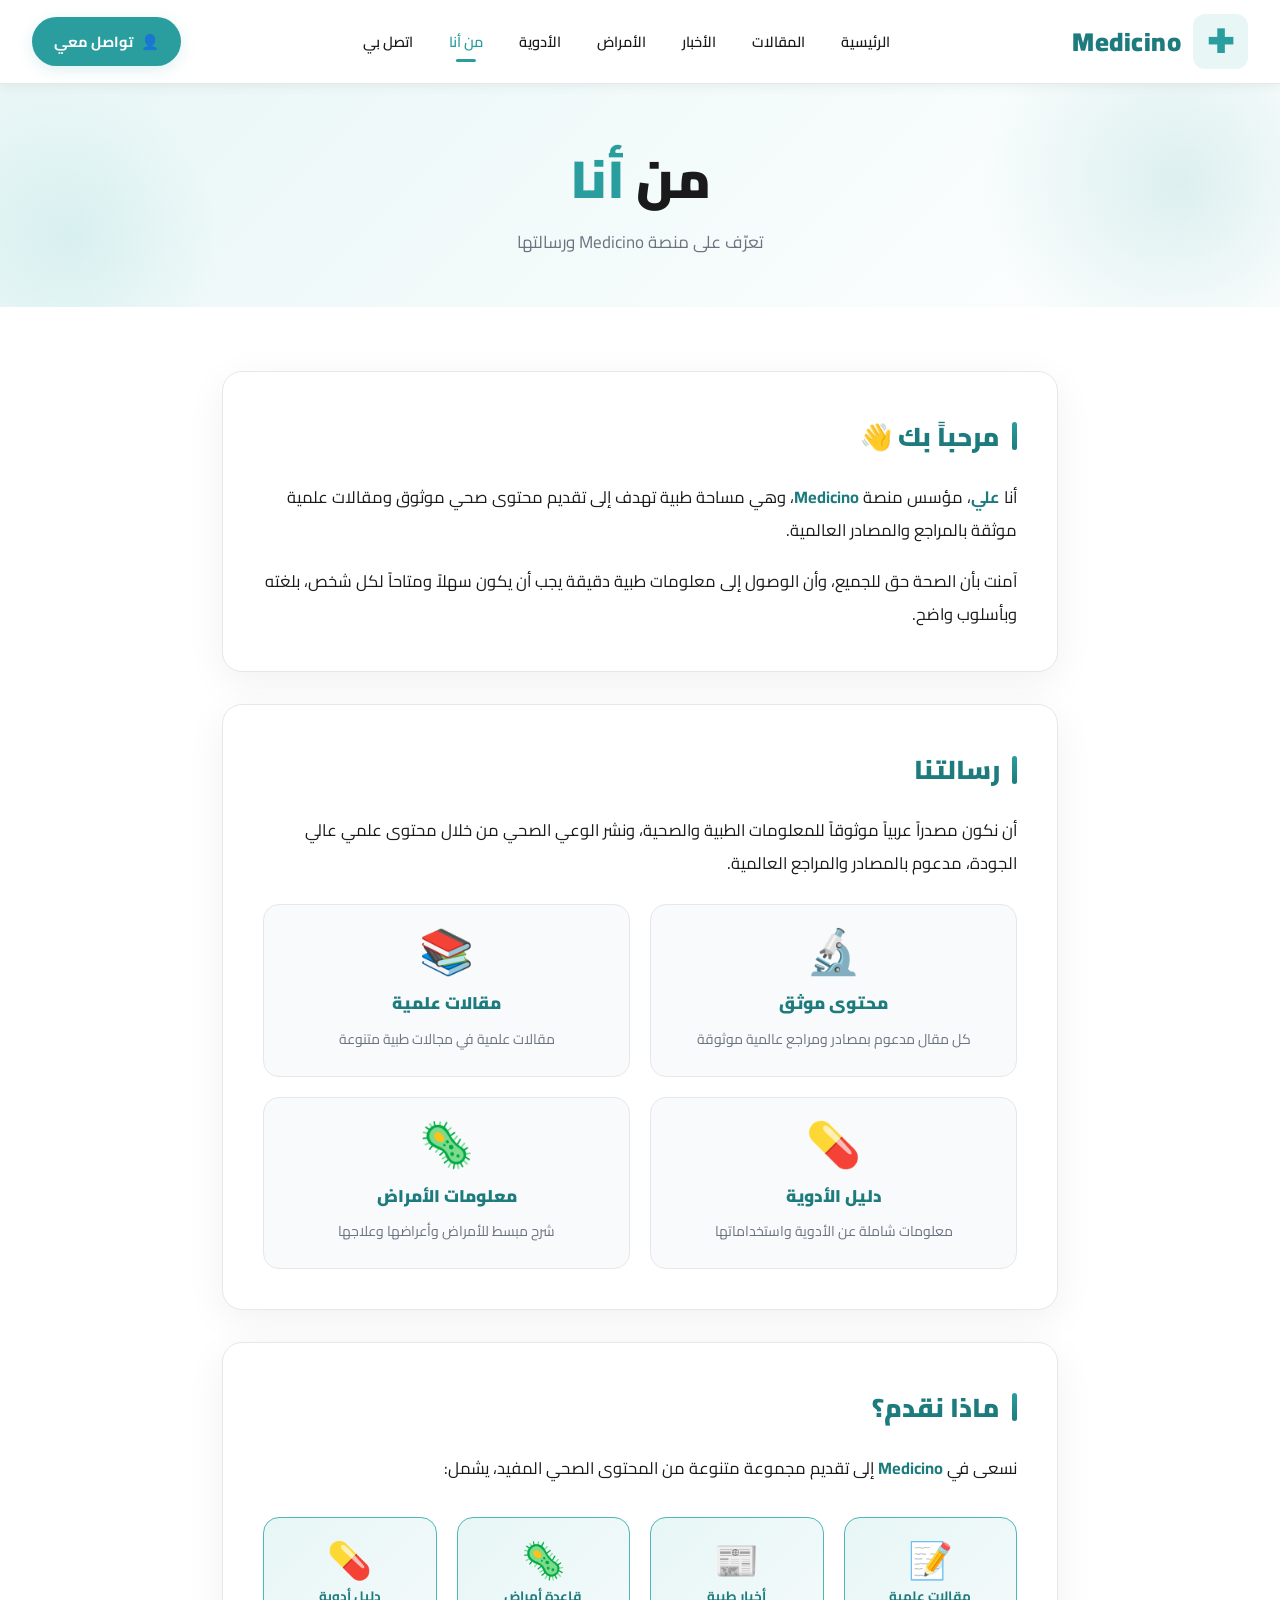
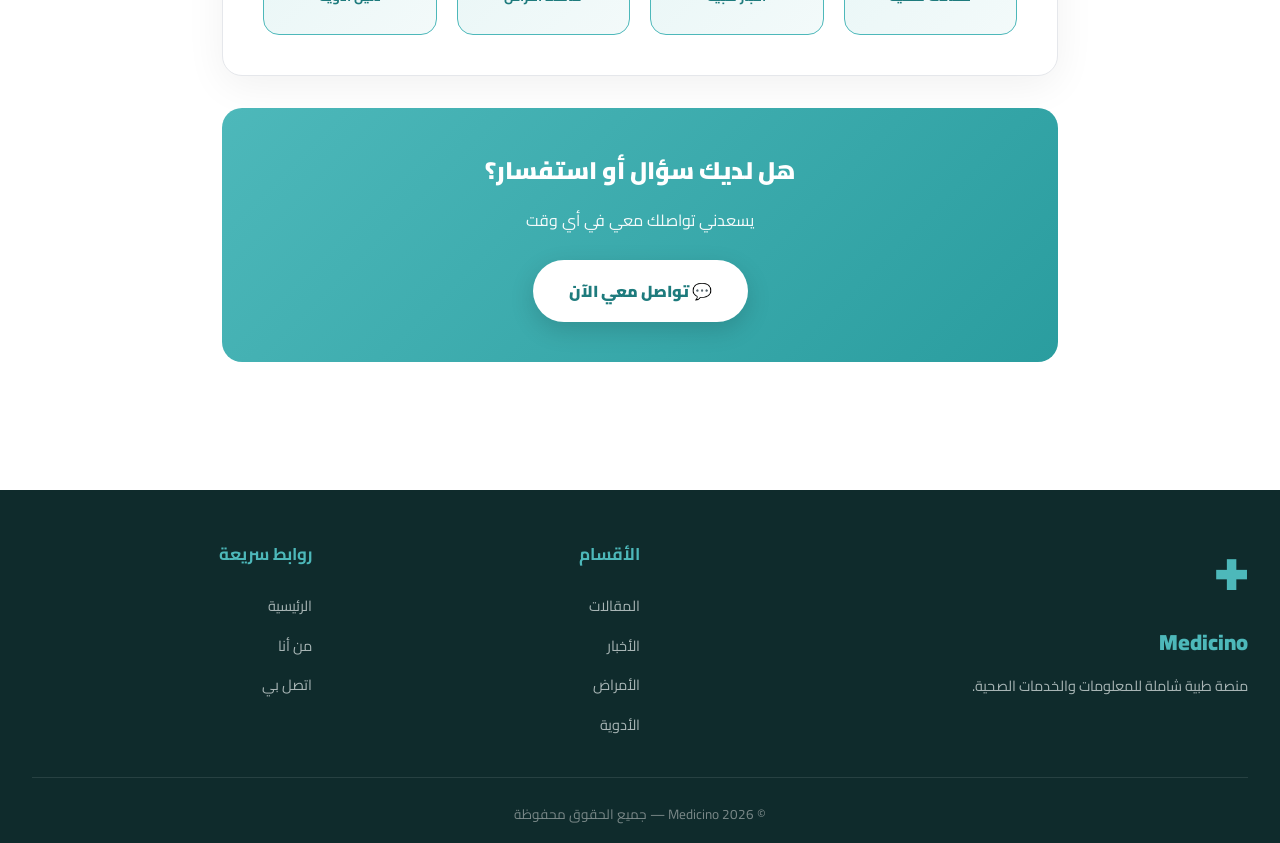
<file: about.html>
<!DOCTYPE html>
<html lang="ar" dir="rtl">
<head>
<meta charset="UTF-8">
<meta name="viewport" content="width=device-width, initial-scale=1.0">
<title>من أنا | Medicino</title>
<link href="https://fonts.googleapis.com/css2?family=Cairo:wght@300;400;600;700;900&display=swap" rel="stylesheet">
<style>
:root{--primary:#2A9D9F;--primary-dark:#1E7B7D;--primary-light:#4DB8BA;--primary-soft:#E8F6F6;--primary-lighter:#F3FAFA;--text:#1a1a1a;--muted:#6B7280;--bg:#fff;--bg-alt:#F8FAFB;--border:#E5E7EB;--shadow:rgba(0,0,0,.06);--shadow-lg:rgba(42,157,159,.15)}
*{margin:0;padding:0;box-sizing:border-box}
body{font-family:'Cairo',sans-serif;background:var(--bg);color:var(--text);direction:rtl;line-height:1.9;overflow-x:hidden}
/* ===== Header ===== */
.main-header{position:sticky;top:0;background:#fff;border-bottom:1px solid var(--border);z-index:1000;box-shadow:0 2px 12px var(--shadow)}
.header-container{max-width:1300px;margin:0 auto;padding:14px 32px;display:flex;align-items:center;justify-content:space-between;gap:24px}
.brand-link{display:flex;align-items:center;gap:12px;text-decoration:none}
.brand-icon{font-size:32px;color:var(--primary);background:var(--primary-soft);width:55px;height:55px;display:flex;align-items:center;justify-content:center;border-radius:12px;font-weight:900}
.brand-name{font-size:26px;font-weight:900;color:var(--primary-dark);letter-spacing:.5px}
.main-nav ul{display:flex;list-style:none;gap:4px;align-items:center;flex-wrap:wrap}
.main-nav a{display:block;padding:10px 16px;color:var(--text);text-decoration:none;font-weight:600;font-size:14.5px;border-radius:8px;transition:.3s;position:relative}
.main-nav a:hover,.main-nav a.active{color:var(--primary)}
.main-nav a.active::after{content:'';position:absolute;bottom:3px;right:50%;transform:translateX(50%);width:30%;height:3px;background:var(--primary);border-radius:3px}
.btn-contact{display:inline-flex;align-items:center;gap:8px;padding:11px 22px;background:var(--primary);color:#fff;text-decoration:none;border-radius:50px;font-weight:700;font-size:14.5px;transition:.3s;box-shadow:0 4px 15px var(--shadow-lg);white-space:nowrap}
.btn-contact:hover{background:var(--primary-dark);transform:translateY(-2px);box-shadow:0 8px 25px var(--shadow-lg)}
/* ===== Hero ===== */
.page-hero{background:linear-gradient(135deg,var(--primary-soft) 0%,#fff 100%);padding:64px 32px 48px;text-align:center;position:relative;overflow:hidden}
.page-hero::before{content:'';position:absolute;top:-100px;right:-100px;width:400px;height:400px;background:radial-gradient(circle,rgba(42,157,159,.15),transparent 70%);border-radius:50%;pointer-events:none}
.page-hero::after{content:'';position:absolute;bottom:-80px;left:-80px;width:300px;height:300px;background:radial-gradient(circle,rgba(77,184,186,.12),transparent 70%);border-radius:50%;pointer-events:none}
.page-hero-content{max-width:800px;margin:0 auto;position:relative;z-index:1}
.page-hero h1{font-size:clamp(32px,5vw,52px);font-weight:900;line-height:1.2;margin-bottom:16px;color:var(--text)}
.page-hero h1 .highlight{color:var(--primary)}
.page-hero p{font-size:17px;color:var(--muted);max-width:600px;margin:0 auto}
/* ===== Content ===== */
.main-content{max-width:900px;margin:0 auto;padding:64px 32px}
.about-card{background:#fff;border-radius:20px;padding:40px;box-shadow:0 10px 40px rgba(0,0,0,.06);border:1px solid var(--border);margin-bottom:32px}
.about-card h2{font-size:26px;font-weight:900;color:var(--primary-dark);margin-bottom:20px;display:flex;align-items:center;gap:12px}
.about-card h2::before{content:'';width:5px;height:28px;background:linear-gradient(180deg,var(--primary),var(--primary-dark));border-radius:3px}
.about-card p{font-size:16.5px;color:var(--text);line-height:2;margin-bottom:18px}
.about-card p:last-child{margin-bottom:0}
.about-card strong{color:var(--primary-dark);font-weight:700}
/* ===== Features ===== */
.features-grid{display:grid;grid-template-columns:repeat(auto-fit,minmax(240px,1fr));gap:20px;margin-top:24px}
.feature-box{background:var(--bg-alt);border-radius:16px;padding:24px;text-align:center;transition:.3s;border:1px solid var(--border)}
.feature-box:hover{transform:translateY(-4px);border-color:var(--primary-light);box-shadow:0 10px 30px rgba(42,157,159,.12);background:#fff}
.feature-box .icon{font-size:44px;display:block;margin-bottom:14px;line-height:1}
.feature-box h3{font-size:17px;font-weight:900;color:var(--primary-dark);margin-bottom:8px}
.feature-box p{font-size:14px;color:var(--muted);line-height:1.7}
/* ===== Stats ===== */
.stats-row{display:grid;grid-template-columns:repeat(auto-fit,minmax(140px,1fr));gap:20px;margin-top:32px}
.stat-box{background:linear-gradient(135deg,var(--primary-soft),var(--primary-lighter));border-radius:16px;padding:24px 16px;text-align:center;border:1px solid var(--primary-light);transition:.3s}
.stat-box:hover{transform:translateY(-4px);box-shadow:0 10px 25px rgba(42,157,159,.2)}
.stat-box .num{font-size:36px;font-weight:900;color:var(--primary-dark);line-height:1;margin-bottom:6px}
.stat-box .label{font-size:13.5px;color:var(--primary-dark);font-weight:700}
/* ===== CTA ===== */
.cta-box{background:linear-gradient(135deg,var(--primary-light),var(--primary));border-radius:20px;padding:40px;text-align:center;color:#fff}
.cta-box h2{font-size:24px;font-weight:900;margin-bottom:12px}
.cta-box p{font-size:16px;opacity:.95;margin-bottom:24px}
.cta-btn{display:inline-flex;align-items:center;gap:10px;padding:16px 36px;background:#fff;color:var(--primary-dark);text-decoration:none;border-radius:50px;font-weight:900;font-size:16px;transition:.3s;box-shadow:0 8px 25px rgba(0,0,0,.15)}
.cta-btn:hover{background:var(--primary-dark);color:#fff;transform:translateY(-3px);box-shadow:0 15px 40px rgba(0,0,0,.25)}
/* ===== Footer ===== */
.main-footer{background:#0F2B2C;color:#fff;padding:48px 32px 16px;margin-top:64px}
.footer-container{max-width:1300px;margin:0 auto;display:grid;grid-template-columns:2fr 1fr 1fr;gap:48px;padding-bottom:32px;border-bottom:1px solid rgba(255,255,255,.1)}
.footer-logo{display:inline-block;font-size:40px;color:var(--primary-light);font-weight:900;margin-bottom:8px}
.footer-name{display:block;font-size:22px;font-weight:900;color:var(--primary-light);margin-bottom:8px}
.footer-brand p{font-size:14.5px;color:#a8b5b5}
.footer-links h4{color:var(--primary-light);font-size:17px;margin-bottom:16px}
.footer-links a{display:block;color:#a8b5b5;text-decoration:none;padding:6px 0;font-size:14.5px;transition:.3s}
.footer-links a:hover{color:var(--primary-light);transform:translateX(-5px)}
.footer-bottom{text-align:center;padding-top:24px;color:#7a8888;font-size:13.5px}
/* ===== Mobile ===== */
@media(max-width:768px){
.header-container{padding:10px 16px;flex-wrap:wrap;justify-content:center;gap:10px}
.brand{flex:1;display:flex;justify-content:center}
.brand-icon{width:42px;height:42px;font-size:24px}
.brand-name{font-size:20px}
.main-nav{order:3;width:100%}
.main-nav ul{justify-content:center;gap:2px}
.main-nav a{padding:7px 10px;font-size:12.5px}
.btn-contact{padding:8px 16px;font-size:12.5px}
.page-hero{padding:40px 16px 32px}
.page-hero h1{font-size:26px}
.main-content{padding:40px 16px}
.about-card{padding:24px 20px}
.about-card h2{font-size:20px}
.about-card p{font-size:15px}
.cta-box{padding:28px 20px}
.cta-box h2{font-size:20px}
.stat-box .num{font-size:28px}
.footer-container{grid-template-columns:1fr;gap:28px;text-align:center}
.footer-links a:hover{transform:translateX(0)}
}
</style>
</head>
<body>

<!-- ===== Header ===== -->
<header class="main-header">
    <div class="header-container">
        <div class="brand">
            <a href="index.html" class="brand-link">
                <span class="brand-icon">✚</span>
                <span class="brand-name">Medicino</span>
            </a>
        </div>
        <nav class="main-nav">
            <ul>
                <li><a href="index.html">الرئيسية</a></li>
                <li><a href="index.html#articles-section">المقالات</a></li>
                <li><a href="index.html#news-section">الأخبار</a></li>
                <li><a href="index.html#diseases-section">الأمراض</a></li>
                <li><a href="index.html#medicines-section">الأدوية</a></li>
                <li><a href="about.html" class="active">من أنا</a></li>
                <li><a href="contact.html">اتصل بي</a></li>
            </ul>
        </nav>
        <a href="https://www.facebook.com/share/1KAexjGzm2/" target="_blank" class="btn-contact">
            <span>👤</span> تواصل معي
        </a>
    </div>
</header>

<!-- ===== Hero ===== -->
<section class="page-hero">
    <div class="page-hero-content">
        <h1>من <span class="highlight">أنا</span></h1>
        <p>تعرّف على منصة Medicino ورسالتها</p>
    </div>
</section>

<!-- ===== Content ===== -->
<main class="main-content">

    <div class="about-card">
        <h2>مرحباً بك 👋</h2>
        <p>
            أنا <strong>علي</strong>، مؤسس منصة <strong>Medicino</strong>، وهي مساحة طبية 
            تهدف إلى تقديم محتوى صحي موثوق ومقالات علمية موثقة بالمراجع 
            والمصادر العالمية.
        </p>
        <p>
            آمنت بأن الصحة حق للجميع، وأن الوصول إلى معلومات طبية دقيقة 
            يجب أن يكون سهلاً ومتاحاً لكل شخص، بلغته وبأسلوب واضح.
        </p>
    </div>

    <div class="about-card">
        <h2>رسالتنا</h2>
        <p>
            أن نكون مصدراً عربياً موثوقاً للمعلومات الطبية والصحية، 
            ونشر الوعي الصحي من خلال محتوى علمي عالي الجودة، مدعوم 
            بالمصادر والمراجع العالمية.
        </p>

        <div class="features-grid">
            <div class="feature-box">
                <span class="icon">🔬</span>
                <h3>محتوى موثق</h3>
                <p>كل مقال مدعوم بمصادر ومراجع عالمية موثوقة</p>
            </div>
            <div class="feature-box">
                <span class="icon">📚</span>
                <h3>مقالات علمية</h3>
                <p>مقالات علمية في مجالات طبية متنوعة</p>
            </div>
            <div class="feature-box">
                <span class="icon">💊</span>
                <h3>دليل الأدوية</h3>
                <p>معلومات شاملة عن الأدوية واستخداماتها</p>
            </div>
            <div class="feature-box">
                <span class="icon">🦠</span>
                <h3>معلومات الأمراض</h3>
                <p>شرح مبسط للأمراض وأعراضها وعلاجها</p>
            </div>
        </div>
    </div>

    <div class="about-card">
        <h2>ماذا نقدم؟</h2>
        <p>
            نسعى في <strong>Medicino</strong> إلى تقديم مجموعة متنوعة من المحتوى 
            الصحي المفيد، يشمل:
        </p>
        <div class="stats-row">
            <div class="stat-box">
                <div class="num">📝</div>
                <div class="label">مقالات علمية</div>
            </div>
            <div class="stat-box">
                <div class="num">📰</div>
                <div class="label">أخبار طبية</div>
            </div>
            <div class="stat-box">
                <div class="num">🦠</div>
                <div class="label">قاعدة أمراض</div>
            </div>
            <div class="stat-box">
                <div class="num">💊</div>
                <div class="label">دليل أدوية</div>
            </div>
        </div>
    </div>

    <div class="cta-box">
        <h2>هل لديك سؤال أو استفسار؟</h2>
        <p>يسعدني تواصلك معي في أي وقت</p>
        <a href="https://www.facebook.com/share/1KAexjGzm2/" target="_blank" class="cta-btn">
            💬 تواصل معي الآن
        </a>
    </div>

</main>

<!-- ===== Footer ===== -->
<footer class="main-footer">
    <div class="footer-container">
        <div class="footer-brand">
            <span class="footer-logo">✚</span>
            <span class="footer-name">Medicino</span>
            <p>منصة طبية شاملة للمعلومات والخدمات الصحية.</p>
        </div>
        <div class="footer-links">
            <h4>الأقسام</h4>
            <a href="index.html#articles-section">المقالات</a>
            <a href="index.html#news-section">الأخبار</a>
            <a href="index.html#diseases-section">الأمراض</a>
            <a href="index.html#medicines-section">الأدوية</a>
        </div>
        <div class="footer-links">
            <h4>روابط سريعة</h4>
            <a href="index.html">الرئيسية</a>
            <a href="about.html">من أنا</a>
            <a href="contact.html">اتصل بي</a>
        </div>
    </div>
    <div class="footer-bottom">
        <p>© 2026 Medicino — جميع الحقوق محفوظة</p>
    </div>
</footer>

</body>
</html>
</file>
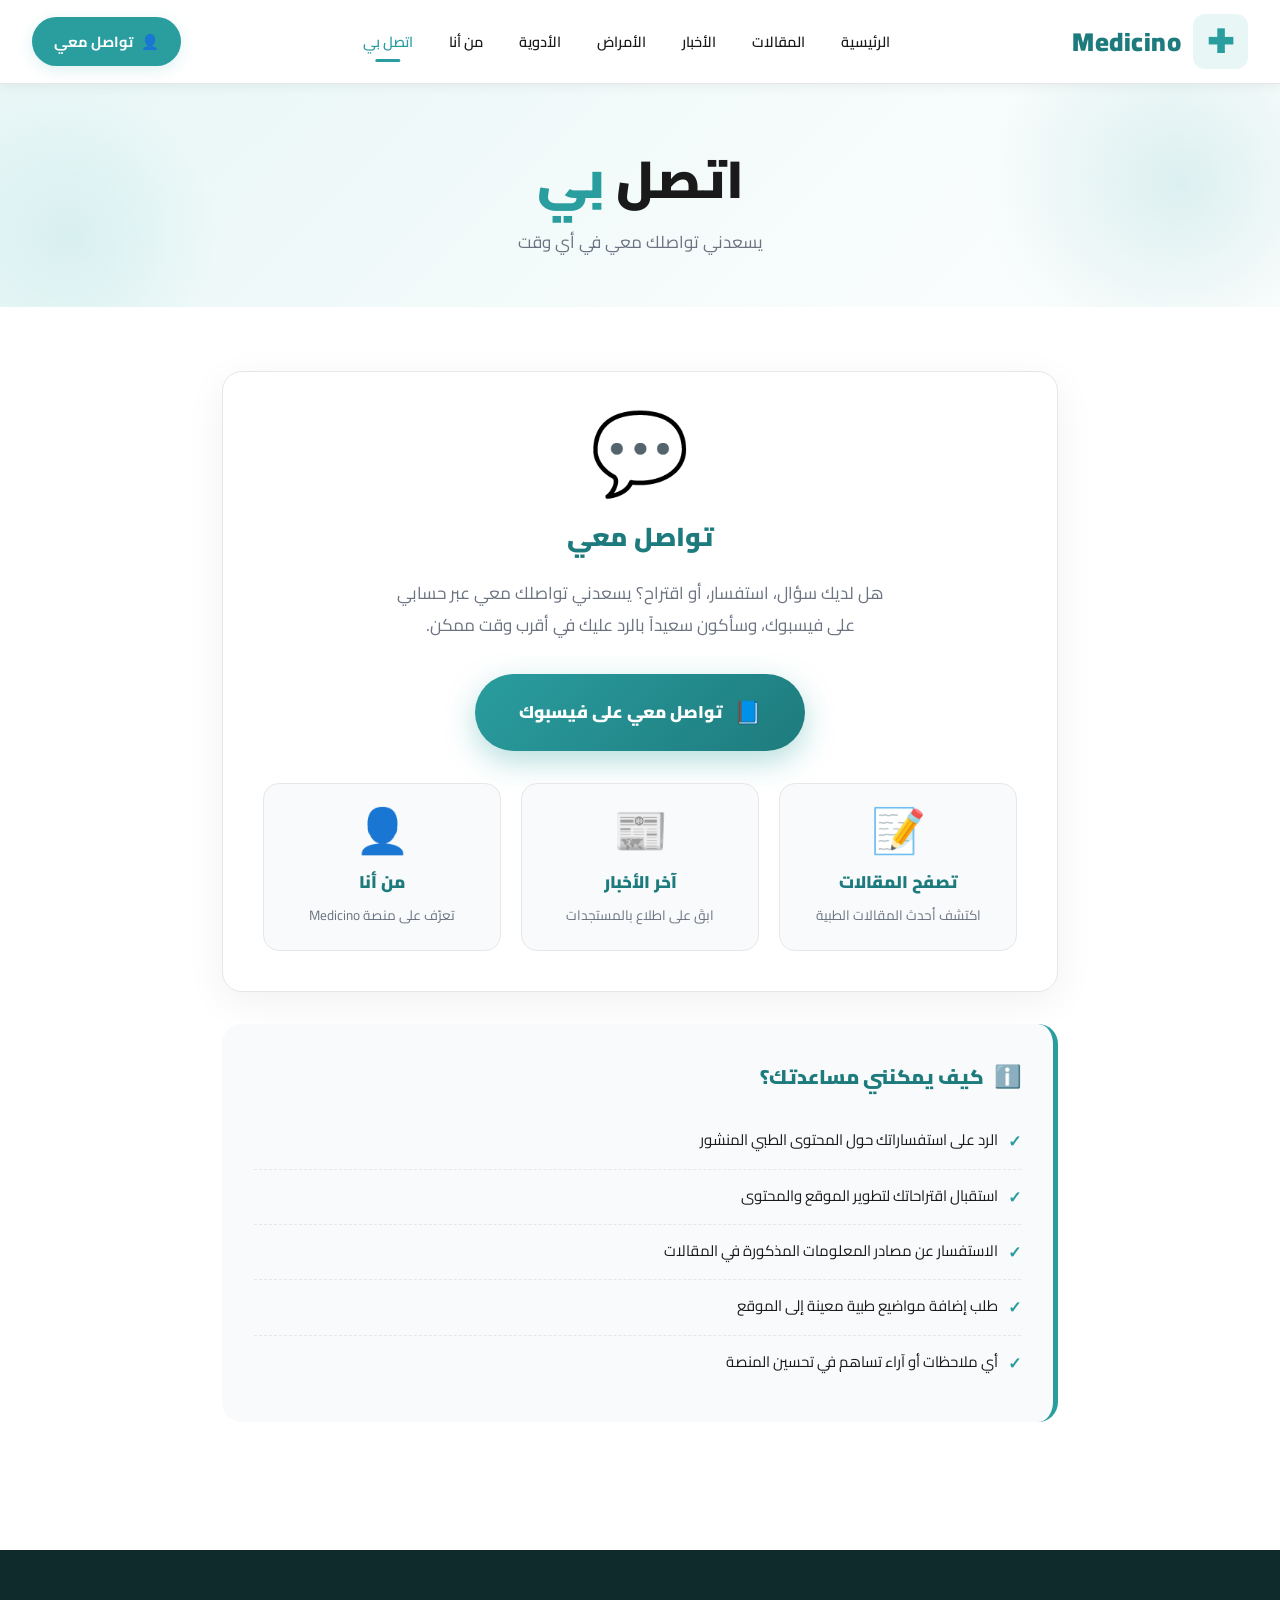
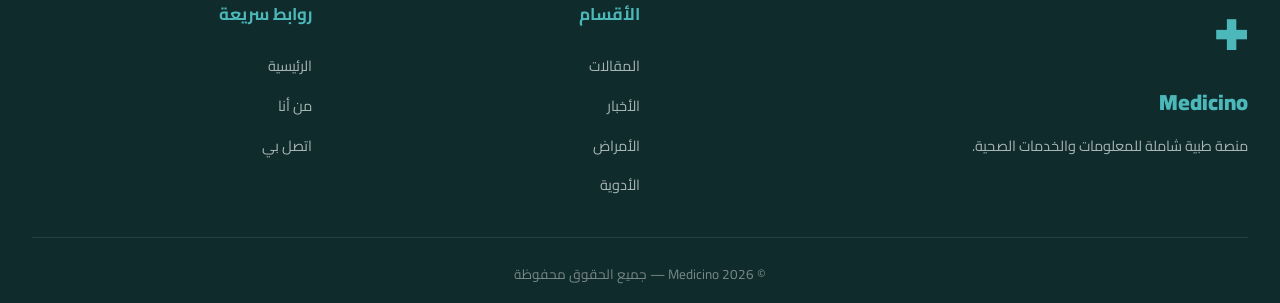
<file: contact.html>
<!DOCTYPE html>
<html lang="ar" dir="rtl">
<head>
<meta charset="UTF-8">
<meta name="viewport" content="width=device-width, initial-scale=1.0">
<title>اتصل بي | Medicino</title>
<link href="https://fonts.googleapis.com/css2?family=Cairo:wght@300;400;600;700;900&display=swap" rel="stylesheet">
<style>
:root{--primary:#2A9D9F;--primary-dark:#1E7B7D;--primary-light:#4DB8BA;--primary-soft:#E8F6F6;--primary-lighter:#F3FAFA;--text:#1a1a1a;--muted:#6B7280;--bg:#fff;--bg-alt:#F8FAFB;--border:#E5E7EB;--shadow:rgba(0,0,0,.06);--shadow-lg:rgba(42,157,159,.15)}
*{margin:0;padding:0;box-sizing:border-box}
body{font-family:'Cairo',sans-serif;background:var(--bg);color:var(--text);direction:rtl;line-height:1.9;overflow-x:hidden}
/* ===== Header ===== */
.main-header{position:sticky;top:0;background:#fff;border-bottom:1px solid var(--border);z-index:1000;box-shadow:0 2px 12px var(--shadow)}
.header-container{max-width:1300px;margin:0 auto;padding:14px 32px;display:flex;align-items:center;justify-content:space-between;gap:24px}
.brand-link{display:flex;align-items:center;gap:12px;text-decoration:none}
.brand-icon{font-size:32px;color:var(--primary);background:var(--primary-soft);width:55px;height:55px;display:flex;align-items:center;justify-content:center;border-radius:12px;font-weight:900}
.brand-name{font-size:26px;font-weight:900;color:var(--primary-dark);letter-spacing:.5px}
.main-nav ul{display:flex;list-style:none;gap:4px;align-items:center;flex-wrap:wrap}
.main-nav a{display:block;padding:10px 16px;color:var(--text);text-decoration:none;font-weight:600;font-size:14.5px;border-radius:8px;transition:.3s;position:relative}
.main-nav a:hover,.main-nav a.active{color:var(--primary)}
.main-nav a.active::after{content:'';position:absolute;bottom:3px;right:50%;transform:translateX(50%);width:30%;height:3px;background:var(--primary);border-radius:3px}
.btn-contact{display:inline-flex;align-items:center;gap:8px;padding:11px 22px;background:var(--primary);color:#fff;text-decoration:none;border-radius:50px;font-weight:700;font-size:14.5px;transition:.3s;box-shadow:0 4px 15px var(--shadow-lg);white-space:nowrap}
.btn-contact:hover{background:var(--primary-dark);transform:translateY(-2px);box-shadow:0 8px 25px var(--shadow-lg)}
/* ===== Hero ===== */
.page-hero{background:linear-gradient(135deg,var(--primary-soft) 0%,#fff 100%);padding:64px 32px 48px;text-align:center;position:relative;overflow:hidden}
.page-hero::before{content:'';position:absolute;top:-100px;right:-100px;width:400px;height:400px;background:radial-gradient(circle,rgba(42,157,159,.15),transparent 70%);border-radius:50%;pointer-events:none}
.page-hero::after{content:'';position:absolute;bottom:-80px;left:-80px;width:300px;height:300px;background:radial-gradient(circle,rgba(77,184,186,.12),transparent 70%);border-radius:50%;pointer-events:none}
.page-hero-content{max-width:800px;margin:0 auto;position:relative;z-index:1}
.page-hero h1{font-size:clamp(32px,5vw,52px);font-weight:900;line-height:1.2;margin-bottom:16px;color:var(--text)}
.page-hero h1 .highlight{color:var(--primary)}
.page-hero p{font-size:17px;color:var(--muted);max-width:600px;margin:0 auto}
/* ===== Content ===== */
.main-content{max-width:900px;margin:0 auto;padding:64px 32px}
.contact-card{background:#fff;border-radius:20px;padding:40px;box-shadow:0 10px 40px rgba(0,0,0,.06);border:1px solid var(--border);text-align:center}
.contact-card .big-icon{font-size:80px;line-height:1;margin-bottom:20px;display:block}
.contact-card h2{font-size:26px;font-weight:900;color:var(--primary-dark);margin-bottom:16px}
.contact-card > p{font-size:17px;color:var(--muted);max-width:500px;margin:0 auto 32px;line-height:1.9}
.contact-btn{display:inline-flex;align-items:center;gap:12px;padding:18px 44px;background:linear-gradient(135deg,var(--primary),var(--primary-dark));color:#fff;text-decoration:none;border-radius:50px;font-weight:900;font-size:17px;transition:.3s;box-shadow:0 10px 30px rgba(42,157,159,.35)}
.contact-btn:hover{transform:translateY(-3px);box-shadow:0 15px 40px rgba(42,157,159,.5)}
.contact-btn .fb-icon{font-size:22px}
/* ===== Options ===== */
.options-grid{display:grid;grid-template-columns:repeat(auto-fit,minmax(220px,1fr));gap:20px;margin-top:32px}
.option-box{background:var(--bg-alt);border-radius:16px;padding:24px;text-align:center;transition:.3s;border:1px solid var(--border);text-decoration:none;color:inherit;display:block}
.option-box:hover{transform:translateY(-4px);border-color:var(--primary-light);box-shadow:0 10px 30px rgba(42,157,159,.12);background:#fff}
.option-box .icon{font-size:44px;display:block;margin-bottom:14px;line-height:1}
.option-box h3{font-size:17px;font-weight:900;color:var(--primary-dark);margin-bottom:6px}
.option-box p{font-size:13.5px;color:var(--muted);line-height:1.6}
/* ===== Info ===== */
.info-box{background:var(--bg-alt);border-radius:20px;padding:32px;margin-top:32px;border-right:5px solid var(--primary)}
.info-box h3{font-size:20px;font-weight:900;color:var(--primary-dark);margin-bottom:16px;display:flex;align-items:center;gap:10px}
.info-box h3::before{content:'ℹ️';font-size:22px}
.info-box ul{list-style:none;padding:0}
.info-box ul li{padding:12px 0;font-size:15px;color:var(--text);border-bottom:1px dashed var(--border);display:flex;align-items:flex-start;gap:10px}
.info-box ul li:last-child{border-bottom:none}
.info-box ul li::before{content:'✓';color:var(--primary);font-weight:900;font-size:16px;flex-shrink:0}
/* ===== Footer ===== */
.main-footer{background:#0F2B2C;color:#fff;padding:48px 32px 16px;margin-top:64px}
.footer-container{max-width:1300px;margin:0 auto;display:grid;grid-template-columns:2fr 1fr 1fr;gap:48px;padding-bottom:32px;border-bottom:1px solid rgba(255,255,255,.1)}
.footer-logo{display:inline-block;font-size:40px;color:var(--primary-light);font-weight:900;margin-bottom:8px}
.footer-name{display:block;font-size:22px;font-weight:900;color:var(--primary-light);margin-bottom:8px}
.footer-brand p{font-size:14.5px;color:#a8b5b5}
.footer-links h4{color:var(--primary-light);font-size:17px;margin-bottom:16px}
.footer-links a{display:block;color:#a8b5b5;text-decoration:none;padding:6px 0;font-size:14.5px;transition:.3s}
.footer-links a:hover{color:var(--primary-light);transform:translateX(-5px)}
.footer-bottom{text-align:center;padding-top:24px;color:#7a8888;font-size:13.5px}
/* ===== Mobile ===== */
@media(max-width:768px){
.header-container{padding:10px 16px;flex-wrap:wrap;justify-content:center;gap:10px}
.brand{flex:1;display:flex;justify-content:center}
.brand-icon{width:42px;height:42px;font-size:24px}
.brand-name{font-size:20px}
.main-nav{order:3;width:100%}
.main-nav ul{justify-content:center;gap:2px}
.main-nav a{padding:7px 10px;font-size:12.5px}
.btn-contact{padding:8px 16px;font-size:12.5px}
.page-hero{padding:40px 16px 32px}
.page-hero h1{font-size:26px}
.main-content{padding:40px 16px}
.contact-card{padding:28px 20px}
.contact-card .big-icon{font-size:60px}
.contact-card h2{font-size:22px}
.contact-card > p{font-size:15px}
.contact-btn{padding:15px 32px;font-size:15px}
.info-box{padding:24px 20px}
.footer-container{grid-template-columns:1fr;gap:28px;text-align:center}
.footer-links a:hover{transform:translateX(0)}
}
</style>
</head>
<body>

<!-- ===== Header ===== -->
<header class="main-header">
    <div class="header-container">
        <div class="brand">
            <a href="index.html" class="brand-link">
                <span class="brand-icon">✚</span>
                <span class="brand-name">Medicino</span>
            </a>
        </div>
        <nav class="main-nav">
            <ul>
                <li><a href="index.html">الرئيسية</a></li>
                <li><a href="index.html#articles-section">المقالات</a></li>
                <li><a href="index.html#news-section">الأخبار</a></li>
                <li><a href="index.html#diseases-section">الأمراض</a></li>
                <li><a href="index.html#medicines-section">الأدوية</a></li>
                <li><a href="about.html">من أنا</a></li>
                <li><a href="contact.html" class="active">اتصل بي</a></li>
            </ul>
        </nav>
        <a href="https://www.facebook.com/share/1KAexjGzm2/" target="_blank" class="btn-contact">
            <span>👤</span> تواصل معي
        </a>
    </div>
</header>

<!-- ===== Hero ===== -->
<section class="page-hero">
    <div class="page-hero-content">
        <h1>اتصل <span class="highlight">بي</span></h1>
        <p>يسعدني تواصلك معي في أي وقت</p>
    </div>
</section>

<!-- ===== Content ===== -->
<main class="main-content">

    <div class="contact-card">
        <span class="big-icon">💬</span>
        <h2>تواصل معي</h2>
        <p>
            هل لديك سؤال، استفسار، أو اقتراح؟ 
            يسعدني تواصلك معي عبر حسابي على فيسبوك، 
            وسأكون سعيداً بالرد عليك في أقرب وقت ممكن.
        </p>

        <a href="https://www.facebook.com/share/1KAexjGzm2/" target="_blank" class="contact-btn">
            <span class="fb-icon">📘</span>
            تواصل معي على فيسبوك
        </a>

        <div class="options-grid">
            <a href="index.html#articles-section" class="option-box">
                <span class="icon">📝</span>
                <h3>تصفح المقالات</h3>
                <p>اكتشف أحدث المقالات الطبية</p>
            </a>
            <a href="index.html#news-section" class="option-box">
                <span class="icon">📰</span>
                <h3>آخر الأخبار</h3>
                <p>ابقَ على اطلاع بالمستجدات</p>
            </a>
            <a href="about.html" class="option-box">
                <span class="icon">👤</span>
                <h3>من أنا</h3>
                <p>تعرّف على منصة Medicino</p>
            </a>
        </div>
    </div>

    <div class="info-box">
        <h3>كيف يمكنني مساعدتك؟</h3>
        <ul>
            <li>الرد على استفساراتك حول المحتوى الطبي المنشور</li>
            <li>استقبال اقتراحاتك لتطوير الموقع والمحتوى</li>
            <li>الاستفسار عن مصادر المعلومات المذكورة في المقالات</li>
            <li>طلب إضافة مواضيع طبية معينة إلى الموقع</li>
            <li>أي ملاحظات أو آراء تساهم في تحسين المنصة</li>
        </ul>
    </div>

</main>

<!-- ===== Footer ===== -->
<footer class="main-footer">
    <div class="footer-container">
        <div class="footer-brand">
            <span class="footer-logo">✚</span>
            <span class="footer-name">Medicino</span>
            <p>منصة طبية شاملة للمعلومات والخدمات الصحية.</p>
        </div>
        <div class="footer-links">
            <h4>الأقسام</h4>
            <a href="index.html#articles-section">المقالات</a>
            <a href="index.html#news-section">الأخبار</a>
            <a href="index.html#diseases-section">الأمراض</a>
            <a href="index.html#medicines-section">الأدوية</a>
        </div>
        <div class="footer-links">
            <h4>روابط سريعة</h4>
            <a href="index.html">الرئيسية</a>
            <a href="about.html">من أنا</a>
            <a href="contact.html">اتصل بي</a>
        </div>
    </div>
    <div class="footer-bottom">
        <p>© 2026 Medicino — جميع الحقوق محفوظة</p>
    </div>
</footer>

</body>
</html>
</file>
